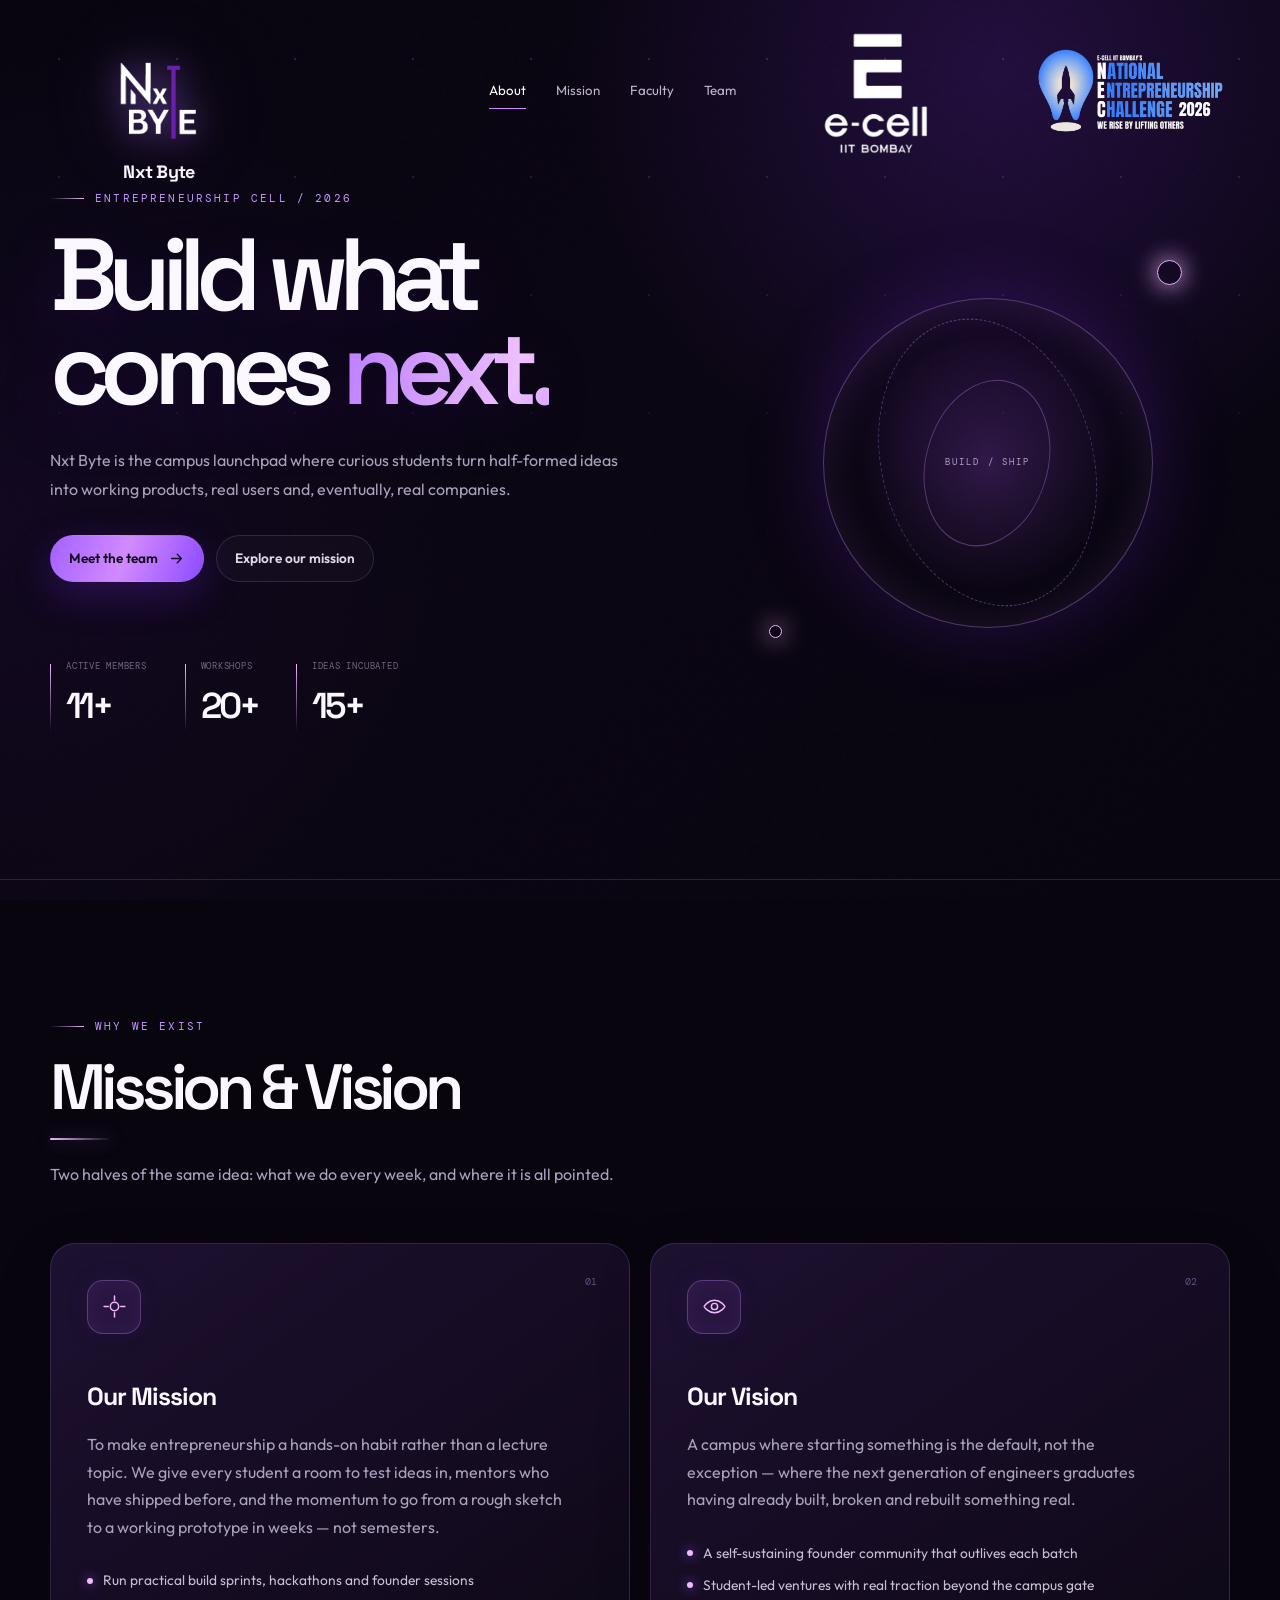
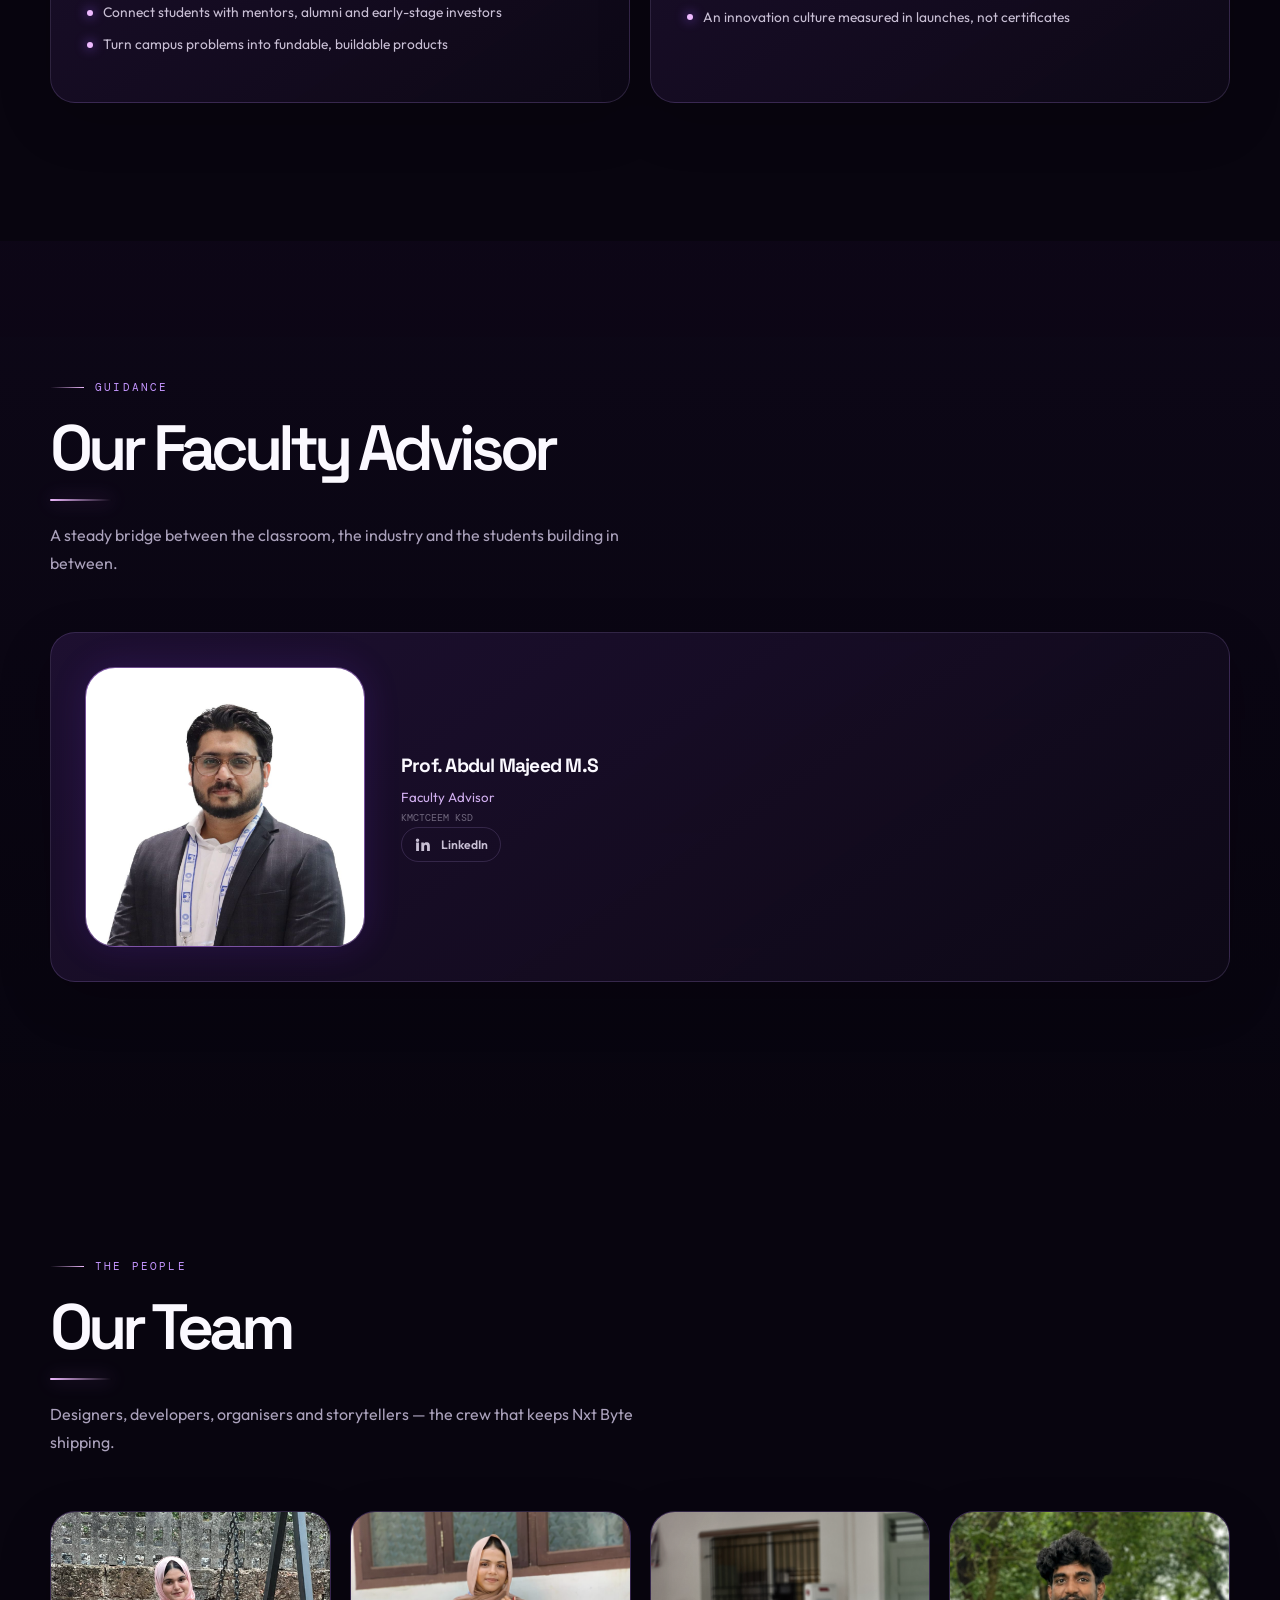
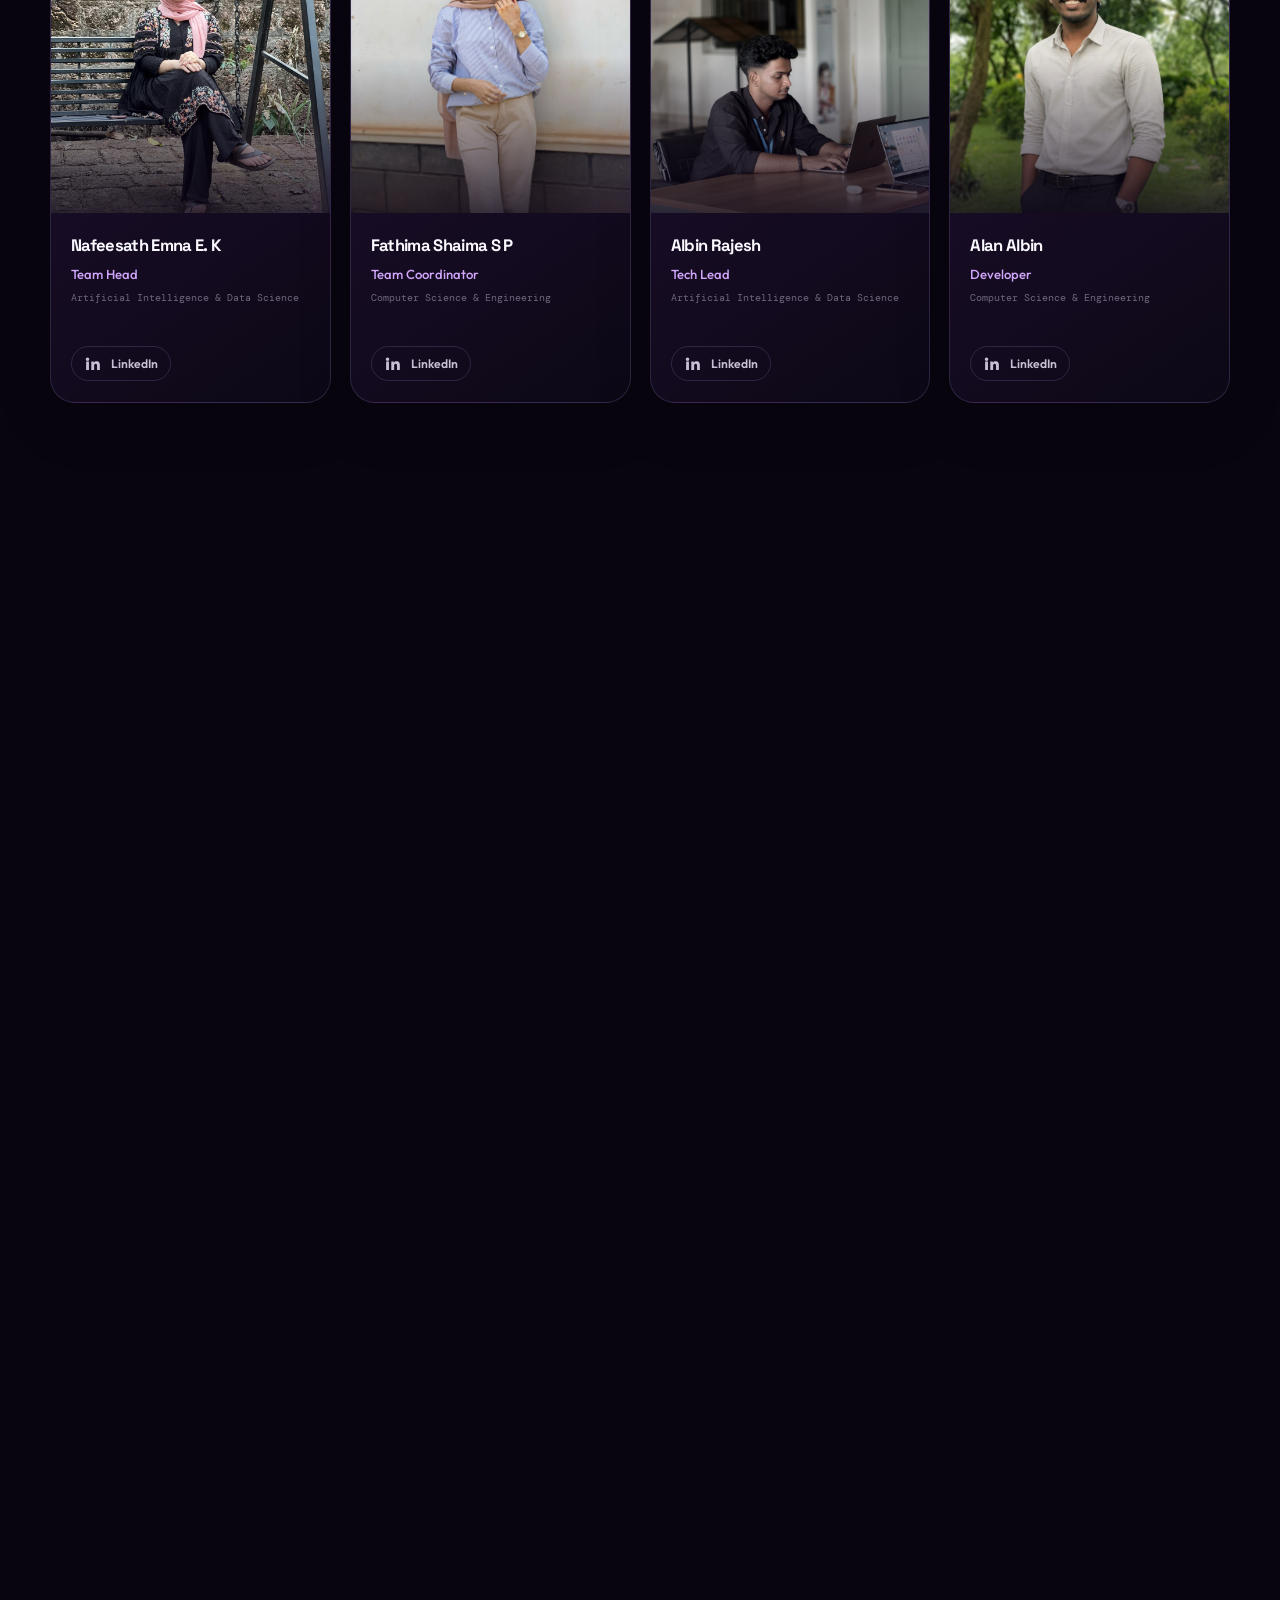
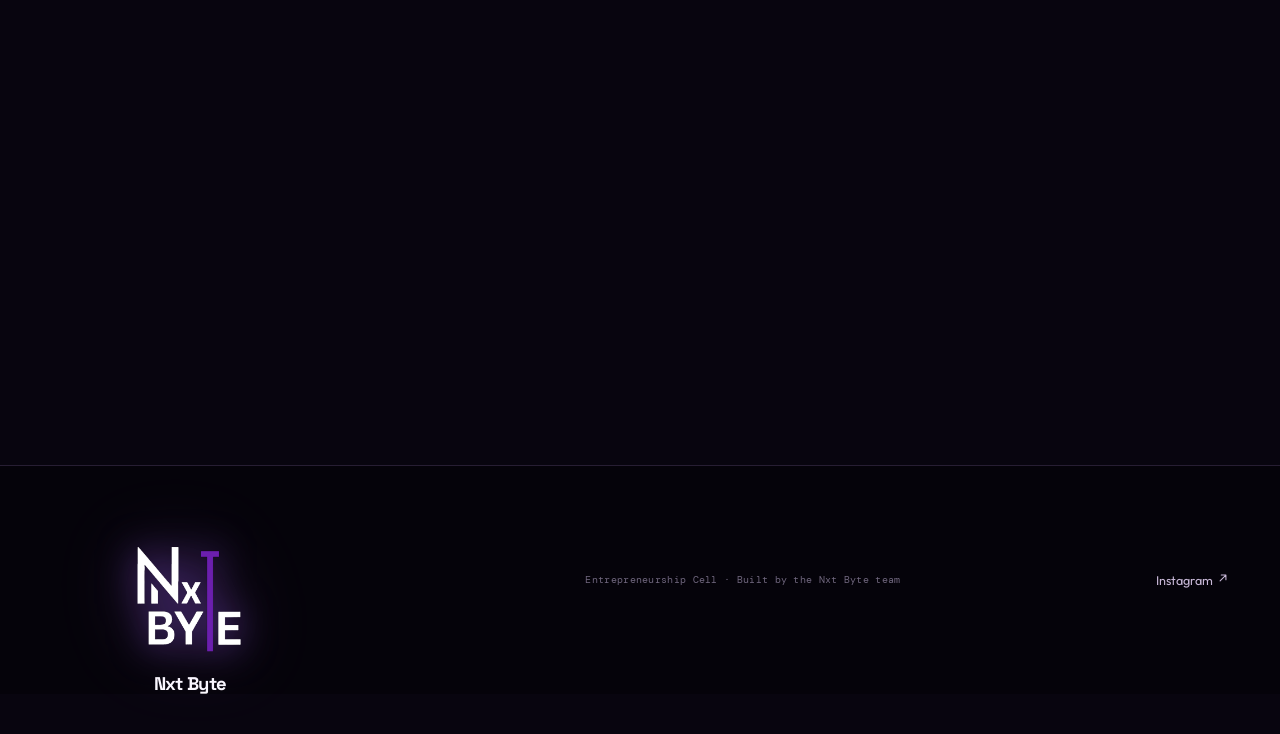
<file: index.html>
<!doctype html>
<html lang="en">
<head>
  <meta charset="UTF-8" />
  <meta name="viewport" content="width=device-width, initial-scale=1.0" />
  <meta name="theme-color" content="#08050f" />
  <title>Nxt Byte — Entrepreneurship Cell</title>
  <meta name="description" content="Nxt Byte is the Entrepreneurship Cell building the next generation of student founders." />
  <link rel="stylesheet" href="styles.css" />
</head>
<body>
  <a class="skip-link" href="#about">Skip to content</a>
  <div class="scroll-progress" aria-hidden="true"></div>

  <header class="site-header" id="siteHeader">
    <div class="shell header-inner">
      <a class="brand" href="#top" aria-label="Nxt Byte — home">
        <!-- TOP-LEFT LOGO: replace images/your-logo.png with your Nxt Byte logo. -->
        <span class="logo-slot logo-slot--main">
          <img onerror="this.classList.add('is-missing')" src="images/nxtbyt.png" alt="Nxt Byte logo" />
          
          <span class="logo-fallback">NXT</span>
        </span>
        <span class="brand-name">Nxt&nbsp;Byte</span>
      </a>

      <nav class="nav-links header-center" id="primaryNav" aria-label="Primary navigation">
        <a href="#about">About</a>
        <a href="#mission">Mission</a>
        <a href="#faculty">Faculty</a>
        <a href="#team">Team</a>
      </nav>

      <div class="header-logos" aria-label="Partner logos">
        <!-- TOP-RIGHT LOGO 1: replace images/partner-logo-1.png with your first logo. -->
        <span class="logo-slot logo-slot--ecell">
          <img onerror="this.classList.add('is-missing')" src="images/ecell.jpg.png" alt="E-Cell logo" />
          <span class="logo-fallback">LOGO 01</span>
        </span>
        <!-- TOP-RIGHT LOGO 2: replace images/partner-logo-2.png with your second logo. -->
        <span class="logo-slot logo-slot--nec">
          <img onerror="this.classList.add('is-missing')" src="images/NECLOGO.png" alt="National Entrepreneurship Challenge logo" />
          <span class="logo-fallback">LOGO 02</span>
        </span>
      </div>

      <button class="menu-toggle" type="button" aria-expanded="false" aria-controls="primaryNav" aria-label="Open menu"><span></span></button>
    </div>
  </header>

  <main id="top">
    <section class="hero" id="about">
      <div class="hero-layout shell">
        <div class="hero-copy-block">
          <p class="eyebrow reveal">Entrepreneurship Cell / 2026</p>
          <h1 class="hero-title reveal" data-delay="1">Build what<br />comes <span class="grad">next.</span></h1>
          <p class="hero-copy reveal" data-delay="2">Nxt Byte is the campus launchpad where curious students turn half-formed ideas into working products, real users and, eventually, real companies.</p>
          <div class="hero-actions reveal" data-delay="3">
            <a class="btn btn-primary" href="#team">Meet the team <svg class="icon-arrow" viewBox="0 0 24 24" aria-hidden="true"><path d="M5 12h14M13 6l6 6-6 6" /></svg></a>
            <a class="btn btn-ghost" href="#mission">Explore our mission</a>
          </div>
          <dl class="hero-stats reveal" data-delay="4">
            <div class="stat"><dt>Active members</dt><dd data-count="11">11+</dd></div>
            <div class="stat"><dt>Workshops</dt><dd data-count="20">20+</dd></div>
            <div class="stat"><dt>Ideas incubated</dt><dd data-count="15">15+</dd></div>
          </dl>
        </div>
        <div class="hero-art reveal" data-delay="2" aria-hidden="true">
          <div class="art-core"><span class="art-label">BUILD / SHIP</span></div>
          <span class="art-orbit"></span><span class="art-orbit art-orbit--two"></span>
        </div>
      </div>
    </section>

    <section class="section" id="mission">
      <div class="shell">
        <header class="section-head reveal"><p class="eyebrow">Why we exist</p><h2 class="section-title">Mission &amp; Vision</h2><p class="section-sub">Two halves of the same idea: what we do every week, and where it is all pointed.</p></header>
        <div class="mv-grid">
          <article class="card mv-card reveal"><span class="card-index">01</span><div class="mv-icon" aria-hidden="true"><svg viewBox="0 0 24 24"><path d="M12 2v4M12 18v4M2 12h4M18 12h4"/><circle cx="12" cy="12" r="4"/></svg></div><h3>Our Mission</h3><p>To make entrepreneurship a hands-on habit rather than a lecture topic. We give every student a room to test ideas in, mentors who have shipped before, and the momentum to go from a rough sketch to a working prototype in weeks — not semesters.</p><ul class="mv-list"><li>Run practical build sprints, hackathons and founder sessions</li><li>Connect students with mentors, alumni and early-stage investors</li><li>Turn campus problems into fundable, buildable products</li></ul></article>
          <article class="card mv-card reveal" data-delay="1"><span class="card-index">02</span><div class="mv-icon" aria-hidden="true"><svg viewBox="0 0 24 24"><path d="M2 12s3.5-6 10-6 10 6 10 6-3.5 6-10 6-10-6-10-6Z"/><circle cx="12" cy="12" r="3"/></svg></div><h3>Our Vision</h3><p>A campus where starting something is the default, not the exception — where the next generation of engineers graduates having already built, broken and rebuilt something real.</p><ul class="mv-list"><li>A self-sustaining founder community that outlives each batch</li><li>Student-led ventures with real traction beyond the campus gate</li><li>An innovation culture measured in launches, not certificates</li></ul></article>
        </div>
      </div>
    </section>

    <section class="section section-alt" id="faculty">
      <div class="shell">
        <header class="section-head reveal"><p class="eyebrow">Guidance</p><h2 class="section-title">Our Faculty Advisor</h2><p class="section-sub">A steady bridge between the classroom, the industry and the students building in between.</p></header>
        <div class="faculty-grid">
          <article class="card faculty-card reveal">
            <!-- FACULTY PHOTO: replace images/faculty-advisor.jpg with the advisor's photo. -->
            <div class="faculty-avatar"><img class="faculty-photo" src="images/mujeeb.jpg.jpeg" alt="Photo of Prof. Abdul Majeed M.S" loading="lazy" /><span class="faculty-placeholder">PHOTO</span></div>
            <div><h3 class="faculty-name">Prof. Abdul Majeed M.S</h3><p class="faculty-role">Faculty Advisor</p><p class="faculty-dept">KMCTCEEM KSD</p><a class="btn btn-linkedin" href="https://www.linkedin.com/in/mujeebpatla/" target="_blank" rel="noopener noreferrer" aria-label="Prof. Abdul Majeed M.S on LinkedIn"><svg class="icon-in" viewBox="0 0 24 24" aria-hidden="true"><path d="M4.98 3.5a2.5 2.5 0 1 1 0 5 2.5 2.5 0 0 1 0-5ZM3 9h4v12H3V9Zm7 0h3.8v1.7h.05c.53-.95 1.83-1.95 3.77-1.95 4.03 0 4.78 2.5 4.78 5.75V21h-4v-5.6c0-1.34-.03-3.06-1.9-3.06-1.9 0-2.2 1.45-2.2 2.96V21h-4V9Z"/></svg><span>LinkedIn</span></a></div>
          </article>
        </div>
      </div>
    </section>

    <section class="section" id="team">
      <div class="shell">
        <header class="section-head reveal"><p class="eyebrow">The people</p><h2 class="section-title">Our Team</h2><p class="section-sub">Designers, developers, organisers and storytellers — the crew that keeps Nxt Byte shipping.</p></header>
        <div class="team-grid">
          <article class="card member-card reveal"><div class="member-photo"><img onerror="this.classList.add('is-missing')" src="images/emna.jpg.jpeg" alt="Nafeesath Emna E. K" loading="lazy" /></div><div class="member-body"><h3 class="member-name">Nafeesath Emna E. K</h3><p class="member-role">Team Head</p><p class="member-dept">Artificial Intelligence &amp; Data Science</p><a class="btn btn-linkedin" href="https://www.linkedin.com/in/fathimath-noora-a-42670635a" target="_blank" rel="noopener noreferrer" aria-label="Fathimath Noora A on LinkedIn"><svg class="icon-in" viewBox="0 0 24 24" aria-hidden="true"><path d="M4.98 3.5a2.5 2.5 0 1 1 0 5 2.5 2.5 0 0 1 0-5ZM3 9h4v12H3V9Zm7 0h3.8v1.7h.05c.53-.95 1.83-1.95 3.77-1.95 4.03 0 4.78 2.5 4.78 5.75V21h-4v-5.6c0-1.34-.03-3.06-1.9-3.06-1.9 0-2.2 1.45-2.2 2.96V21h-4V9Z"/></svg><span>LinkedIn</span></a></div></article>
          <article class="card member-card reveal" data-delay="1"><div class="member-photo"><img onerror="this.classList.add('is-missing')" src="images/shaima.jpg.jpeg" alt="Fathima Shaima S P" loading="lazy" /></div><div class="member-body"><h3 class="member-name">Fathima Shaima S P</h3><p class="member-role">Team Coordinator</p><p class="member-dept">Computer Science &amp; Engineering</p><a class="btn btn-linkedin" href="https://www.linkedin.com/in/fathima-shaima-4596a839/" target="_blank" rel="noopener noreferrer" aria-label="Fathima Shaima on LinkedIn"><svg class="icon-in" viewBox="0 0 24 24" aria-hidden="true"><path d="M4.98 3.5a2.5 2.5 0 1 1 0 5 2.5 2.5 0 0 1 0-5ZM3 9h4v12H3V9Zm7 0h3.8v1.7h.05c.53-.95 1.83-1.95 3.77-1.95 4.03 0 4.78 2.5 4.78 5.75V21h-4v-5.6c0-1.34-.03-3.06-1.9-3.06-1.9 0-2.2 1.45-2.2 2.96V21h-4V9Z"/></svg><span>LinkedIn</span></a></div></article>
          <article class="card member-card reveal" data-delay="2"><div class="member-photo"><img onerror="this.classList.add('is-missing')" src="images/albin.jpg.jpeg" alt="Albin Rajesh" loading="lazy" /></div><div class="member-body"><h3 class="member-name">Albin Rajesh</h3><p class="member-role">Tech Lead</p><p class="member-dept">Artificial Intelligence &amp; Data Science</p><a class="btn btn-linkedin" href="https://www.linkedin.com/in/albin-rajesh-44682739b/" target="_blank" rel="noopener noreferrer" aria-label="Albin Rajesh on LinkedIn"><svg class="icon-in" viewBox="0 0 24 24" aria-hidden="true"><path d="M4.98 3.5a2.5 2.5 0 1 1 0 5 2.5 2.5 0 0 1 0-5ZM3 9h4v12H3V9Zm7 0h3.8v1.7h.05c.53-.95 1.83-1.95 3.77-1.95 4.03 0 4.78 2.5 4.78 5.75V21h-4v-5.6c0-1.34-.03-3.06-1.9-3.06-1.9 0-2.2 1.45-2.2 2.96V21h-4V9Z"/></svg><span>LinkedIn</span></a></div></article>
          <article class="card member-card reveal" data-delay="3"><div class="member-photo"><img onerror="this.classList.add('is-missing')" src="images/alan.jpg.png" alt="Alan Albin" loading="lazy" /></div><div class="member-body"><h3 class="member-name">Alan Albin</h3><p class="member-role">Developer</p><p class="member-dept">Computer Science &amp; Engineering</p><a class="btn btn-linkedin" href="https://www.linkedin.com/in/alan-albin-909113316/" target="_blank" rel="noopener noreferrer" aria-label="Alan Albin on LinkedIn"><svg class="icon-in" viewBox="0 0 24 24" aria-hidden="true"><path d="M4.98 3.5a2.5 2.5 0 1 1 0 5 2.5 2.5 0 0 1 0-5ZM3 9h4v12H3V9Zm7 0h3.8v1.7h.05c.53-.95 1.83-1.95 3.77-1.95 4.03 0 4.78 2.5 4.78 5.75V21h-4v-5.6c0-1.34-.03-3.06-1.9-3.06-1.9 0-2.2 1.45-2.2 2.96V21h-4V9Z"/></svg><span>LinkedIn</span></a></div></article>
          <article class="card member-card reveal"><div class="member-photo"><img onerror="this.classList.add('is-missing')" src="images/hijas.jpg.jpeg" alt="Hijas Aboobacker" loading="lazy" /></div><div class="member-body"><h3 class="member-name">Hijas Aboobacker</h3><p class="member-role">Developer</p><p class="member-dept">Computer Science &amp; Engineering</p><a class="btn btn-linkedin" href="https://www.linkedin.com/in/hijaz-aboobacker-94877b4287/" target="_blank" rel="noopener noreferrer" aria-label="Hijas Aboobacker on LinkedIn"><svg class="icon-in" viewBox="0 0 24 24" aria-hidden="true"><path d="M4.98 3.5a2.5 2.5 0 1 1 0 5 2.5 2.5 0 0 1 0-5ZM3 9h4v12H3V9Zm7 0h3.8v1.7h.05c.53-.95 1.83-1.95 3.77-1.95 4.03 0 4.78 2.5 4.78 5.75V21h-4v-5.6c0-1.34-.03-3.06-1.9-3.06-1.9 0-2.2 1.45-2.2 2.96V21h-4V9Z"/></svg><span>LinkedIn</span></a></div></article>
          <article class="card member-card reveal" data-delay="1"><div class="member-photo"><img onerror="this.classList.add('is-missing')" src="images/shuhaib.jpg.jpeg" alt="Shuhaib Muhammed" loading="lazy" /></div><div class="member-body"><h3 class="member-name">Shuhaib Muhammed</h3><p class="member-role">Developer</p><p class="member-dept">Computer Science &amp; Engineering</p><a class="btn btn-linkedin" href="https://www.linkedin.com/in/shuhaib-muhammed-8710b4397/" target="_blank" rel="noopener noreferrer" aria-label="Shuhaib Muhammed on LinkedIn"><svg class="icon-in" viewBox="0 0 24 24" aria-hidden="true"><path d="M4.98 3.5a2.5 2.5 0 1 1 0 5 2.5 2.5 0 0 1 0-5ZM3 9h4v12H3V9Zm7 0h3.8v1.7h.05c.53-.95 1.83-1.95 3.77-1.95 4.03 0 4.78 2.5 4.78 5.75V21h-4v-5.6c0-1.34-.03-3.06-1.9-3.06-1.9 0-2.2 1.45-2.2 2.96V21h-4V9Z"/></svg><span>LinkedIn</span></a><div></article>
          <article class="card member-card reveal" data-delay="2"><div class="member-photo"><img onerror="this.classList.add('is-missing')" src="images/naheeda.jpg.jpeg" alt="Ayshath Naheeda A" loading="lazy" /></div><div class="member-body"><h3 class="member-name">Ayshath Naheeda A</h3><p class="member-role">Marketing Lead</p><p class="member-dept">Artificial Intelligence &amp; Data Science</p><a class="btn btn-linkedin" href="https://www.linkedin.com/in/ayshath-naheeda-a-486807394/" target="_blank" rel="noopener noreferrer" aria-label="Ayshath Naheeda A on LinkedIn"><svg class="icon-in" viewBox="0 0 24 24" aria-hidden="true"><path d="M4.98 3.5a2.5 2.5 0 1 1 0 5 2.5 2.5 0 0 1 0-5ZM3 9h4v12H3V9Zm7 0h3.8v1.7h.05c.53-.95 1.83-1.95 3.77-1.95 4.03 0 4.78 2.5 4.78 5.75V21h-4v-5.6c0-1.34-.03-3.06-1.9-3.06-1.9 0-2.2 1.45-2.2 2.96V21h-4V9Z"/></svg><span>LinkedIn</span></a></div></article>
          <article class="card member-card reveal" data-delay="3"><div class="member-photo"><img onerror="this.classList.add('is-missing')" src="images/raheesa.jpg.jpeg" alt="Nabeesath Raheesa A" loading="lazy" /></div><div class="member-body"><h3 class="member-name">Nabeesath Raheesa A</h3><p class="member-role">Marketing Lead</p><p class="member-dept">Computer Science &amp; Engineering</p><a class="btn btn-linkedin" href="https://www.linkedin.com/in/nabeesath-raheesa-25226033a/" target="_blank" rel="noopener noreferrer" aria-label="Nabeesath Raheesa A on LinkedIn"><svg class="icon-in" viewBox="0 0 24 24" aria-hidden="true"><path d="M4.98 3.5a2.5 2.5 0 1 1 0 5 2.5 2.5 0 0 1 0-5ZM3 9h4v12H3V9Zm7 0h3.8v1.7h.05c.53-.95 1.83-1.95 3.77-1.95 4.03 0 4.78 2.5 4.78 5.75V21h-4v-5.6c0-1.34-.03-3.06-1.9-3.06-1.9 0-2.2 1.45-2.2 2.96V21h-4V9Z"/></svg><span>LinkedIn</span></a></div></article>
          <article class="card member-card reveal"><div class="member-photo"><img onerror="this.classList.add('is-missing')" src="images/noora.jpg.jpeg" alt="Fathimath Noora A" loading="lazy" /></div><div class="member-body"><h3 class="member-name">Fathimath Noora A</h3><p class="member-role">Media Lead</p><p class="member-dept">Computer Science &amp; Engineering</p><a class="btn btn-linkedin" href="https://www.linkedin.com/in/fathimath-noora-a-42670635a/" target="_blank" rel="noopener noreferrer" aria-label="Fathimath Noora A on LinkedIn"><svg class="icon-in" viewBox="0 0 24 24" aria-hidden="true"><path d="M4.98 3.5a2.5 2.5 0 1 1 0 5 2.5 2.5 0 0 1 0-5ZM3 9h4v12H3V9Zm7 0h3.8v1.7h.05c.53-.95 1.83-1.95 3.77-1.95 4.03 0 4.78 2.5 4.78 5.75V21h-4v-5.6c0-1.34-.03-3.06-1.9-3.06-1.9 0-2.2 1.45-2.2 2.96V21h-4V9Z"/></svg><span>LinkedIn</span></a></div></article>
          <article class="card member-card reveal" data-delay="1"><div class="member-photo"><img onerror="this.classList.add('is-missing')" src="images/vishnulal.jpg.jpeg" alt="Vishnulal Vijayan V" loading="lazy" /></div><div class="member-body"><h3 class="member-name">Vishnulal Vijayan V</h3><p class="member-role">Media Lead</p><p class="member-dept">Computer Science &amp; Engineering</p><a class="btn btn-linkedin" href="https://www.linkedin.com/in/vishnulal-vijayan-751179316/" target="_blank" rel="noopener noreferrer" aria-label="Vishnulal Vijayan V on LinkedIn"><svg class="icon-in" viewBox="0 0 24 24" aria-hidden="true"><path d="M4.98 3.5a2.5 2.5 0 1 1 0 5 2.5 2.5 0 0 1 0-5ZM3 9h4v12H3V9Zm7 0h3.8v1.7h.05c.53-.95 1.83-1.95 3.77-1.95 4.03 0 4.78 2.5 4.78 5.75V21h-4v-5.6c0-1.34-.03-3.06-1.9-3.06-1.9 0-2.2 1.45-2.2 2.96V21h-4V9Z"/></svg><span>LinkedIn</span></a></div></article>
          <article class="card member-card reveal" data-delay="2"><div class="member-photo"><img onerror="this.classList.add('is-missing')" src="images/jaseela.jpg.jpeg" alt="Fathimath Jaseela A" loading="lazy" /></div><div class="member-body"><h3 class="member-name">Fathimath Jaseela A</h3><p class="member-role">Event Lead</p><p class="member-dept">Artificial Intelligence &amp; Data Science</p><a class="btn btn-linkedin" href="https://www.linkedin.com/in/fathimath-jaseela-a-463801394/" target="_blank" rel="noopener noreferrer" aria-label="Fathimath Jaseela A on LinkedIn"><svg class="icon-in" viewBox="0 0 24 24" aria-hidden="true"><path d="M4.98 3.5a2.5 2.5 0 1 1 0 5 2.5 2.5 0 0 1 0-5ZM3 9h4v12H3V9Zm7 0h3.8v1.7h.05c.53-.95 1.83-1.95 3.77-1.95 4.03 0 4.78 2.5 4.78 5.75V21h-4v-5.6c0-1.34-.03-3.06-1.9-3.06-1.9 0-2.2 1.45-2.2 2.96V21h-4V9Z"/></svg><span>LinkedIn</span></a></div></article>
          <article class="card member-card reveal" data-delay="3"><div class="member-photo"><img src="images/sana.jpg" alt="Sulaika Sana J M" loading="lazy" decoding="async" /></div><div class="member-body"><h3 class="member-name">Sulaika Sana J M</h3><p class="member-role">Documentation Head</p><p class="member-dept">Computer Science &amp; Engineering</p><a class="btn btn-linkedin" href="https://www.linkedin.com/in/sulaika-sana-j-m-9b623a390/" target="_blank" rel="noopener noreferrer" aria-label="Sulaika Sana J M on LinkedIn"><svg class="icon-in" viewBox="0 0 24 24" aria-hidden="true"><path d="M4.98 3.5a2.5 2.5 0 1 1 0 5 2.5 2.5 0 0 1 0-5ZM3 9h4v12H3V9Zm7 0h3.8v1.7h.05c.53-.95 1.83-1.95 3.77-1.95 4.03 0 4.78 2.5 4.78 5.75V21h-4v-5.6c0-1.34-.03-3.06-1.9-3.06-1.9 0-2.2 1.45-2.2 2.96V21h-4V9Z"/></svg><span>LinkedIn</span></a></div></article>
        </div>
      </div>
    </section>

    <section class="section">
      <div class="shell"><div class="card cta-card reveal"><div><h2 class="cta-title">Got an idea worth building?</h2><p class="cta-copy">Bring it to Nxt Byte. We will help you shape it, prototype it and put it in front of real users.</p></div><a class="btn btn-primary" href="https://instagram.com" target="_blank" rel="noopener noreferrer">Talk to us <svg class="icon-external" viewBox="0 0 24 24" aria-hidden="true"><path d="M7 17 17 7M9 7h8v8" /></svg></a></div></div>
    </section>
  </main>

  <footer class="site-footer"><div class="shell footer-inner"><a class="brand footer-brand" href="#top" aria-label="Nxt Byte — back to top"><!-- BOTTOM LOGO: replace images/nxtbyt.png if needed. --><span class="footer-logo"><img src="images/nxtbyt.png" alt="Nxt Byte logo" /></span><span class="brand-name">Nxt&nbsp;Byte</span></a><p class="footer-note">Entrepreneurship Cell · Built by the Nxt Byte team</p><a class="footer-link" href="https://instagram.com" target="_blank" rel="noopener noreferrer">Instagram <svg class="icon-external" viewBox="0 0 24 24" aria-hidden="true"><path d="M7 17 17 7M9 7h8v8" /></svg></a></div></footer>
  <script src="script.js" defer></script>
</body>
</html>
</file>
<file: styles.css>
@import url('https://fonts.googleapis.com/css2?family=DM+Mono:wght@400;500&family=Outfit:wght@300;400;500;600;700;800&family=Space+Grotesk:wght@500;600;700&display=swap');

:root {
  --bg: #08050f;
  --bg-deep: #05030a;
  --surface: rgba(24, 14, 40, .74);
  --surface-solid: #130b20;
  --text: #fbf9ff;
  --muted: #aaa1bb;
  --faint: #70677e;
  --purple: #9b5cff;
  --purple-deep: #6d2ee8;
  --violet: #d187ff;
  --pink: #efbaff;
  --line: rgba(203, 166, 255, .17);
  --line-bright: rgba(203, 166, 255, .38);
  --shadow: 0 30px 90px rgba(0, 0, 0, .4);
  --ease: cubic-bezier(.23, 1, .32, 1);
}

* { box-sizing: border-box; }
html { scroll-behavior: smooth; }
body {
  margin: 0;
  color: var(--text);
  background: var(--bg);
  font-family: 'Outfit', sans-serif;
  line-height: 1.6;
  overflow-x: hidden;
}
body::before {
  position: fixed;
  inset: 0;
  z-index: -2;
  content: '';
  background:
    radial-gradient(circle at 78% 8%, rgba(116, 44, 220, .22), transparent 27rem),
    radial-gradient(circle at 0% 58%, rgba(66, 24, 123, .14), transparent 30rem),
    linear-gradient(135deg, #08050f 0%, #0b0612 48%, #08050f 100%);
}
body::after {
  position: fixed;
  inset: 0;
  z-index: -1;
  pointer-events: none;
  content: '';
  opacity: .18;
  background-image: url("data:image/svg+xml,%3Csvg viewBox='0 0 180 180' xmlns='http://www.w3.org/2000/svg'%3E%3Cfilter id='n'%3E%3CfeTurbulence type='fractalNoise' baseFrequency='.85' numOctaves='4' stitchTiles='stitch'/%3E%3C/filter%3E%3Crect width='100%25' height='100%25' filter='url(%23n)' opacity='.35'/%3E%3C/svg%3E");
  mix-blend-mode: soft-light;
}
::selection { color: #0a0513; background: var(--pink); }
a { color: inherit; text-decoration: none; }
button { font: inherit; }
.shell { width: min(1180px, calc(100% - 48px)); margin: 0 auto; }
.skip-link { position: fixed; top: 16px; left: 16px; z-index: 100; padding: 10px 15px; border-radius: 10px; color: #0d0717; background: var(--pink); transform: translateY(-150%); transition: transform .2s var(--ease); }
.skip-link:focus { transform: translateY(0); }

/* Header: edit the three src values in index.html to insert your logos. */
.site-header { position: fixed; top: 0; left: 0; z-index: 50; width: 100%; border-bottom: 1px solid transparent; transition: background .35s ease, border-color .35s ease, box-shadow .35s ease; }
.site-header.scrolled { background: transparent; border-color: transparent; box-shadow: none; backdrop-filter: none; }
.header-inner { display: grid; grid-template-columns: 1fr auto 1fr; align-items: center; min-height: 154px; gap: 32px; }
.brand { display: inline-flex; align-items: center; flex-direction: column; gap: 5px; width: max-content; font-family: 'Space Grotesk', sans-serif; font-size: 1.12rem; font-weight: 700; letter-spacing: -.04em; line-height: 1; text-align: center; }
.brand-name { margin-top: -8px; transition: color .25s ease, text-shadow .25s ease; }
.brand:hover .brand-name { color: var(--violet); text-shadow: 0 0 22px rgba(209,135,255,.6); }
.logo-slot { position: relative; display: grid; place-items: center; width: 46px; height: 46px; overflow: hidden; border: 1px dashed rgba(225,195,255,.55); border-radius: 14px; color: #c7a9dd; background: linear-gradient(145deg, rgba(178,103,255,.14), rgba(255,255,255,.025)); box-shadow: inset 0 0 18px rgba(176,91,255,.13), 0 0 20px rgba(130,49,240,.08); transition: border-color .3s ease, transform .3s var(--ease), box-shadow .3s ease; }
.logo-slot--main { width: 218px; height: 166px; overflow: visible; border: 0; border-radius: 0; background: transparent; box-shadow: none; transform: translateY(-12px); isolation: isolate; }
.logo-slot--main img { padding: 0; background: transparent !important; border: 0 !important; outline: 0 !important; mix-blend-mode: screen; filter: drop-shadow(0 0 16px rgba(155,92,255,.55)) drop-shadow(0 0 34px rgba(209,135,255,.26)); }
.header-logos .logo-slot { display: grid; place-items: center; width: 218px; height: 166px; overflow: visible; border: 0; border-radius: 0; background: transparent; box-shadow: none; transition: opacity .35s ease, visibility .35s ease, transform .35s ease; }
.header-logos .logo-slot:hover { transform: translateY(-3px) scale(1.04); box-shadow: none; }
.header-logos .logo-slot img { display: block; width: 100%; height: 100%; max-width: 100%; max-height: 100%; padding: 0; object-fit: contain; object-position: center; background: transparent !important; border: 0; mix-blend-mode: screen; }
.header-logos .logo-slot--ecell img { width: 78%; height: 78%; }
.header-logos .logo-slot--nec img { width: 100%; height: 100%; }
.header-logos.is-hidden { opacity: 0; visibility: hidden; transform: translateY(-16px); pointer-events: none; }
.site-header .brand { transition: opacity .35s ease, visibility .35s ease, transform .35s ease; }
.site-header .brand.is-hidden { opacity: 0; visibility: hidden; transform: translateY(-16px); pointer-events: none; }
.logo-slot:hover { border-color: var(--pink); transform: translateY(-3px) rotate(-2deg); box-shadow: 0 0 28px rgba(176,91,255,.28); }
.logo-slot img { position: relative; z-index: 1; display: block; width: 100%; height: 100%; padding: 7px; object-fit: contain; background: rgba(8,5,15,.3); }
.logo-slot img.is-missing { display: none; }
.logo-fallback { position: absolute; inset: 0; display: grid; place-items: center; font-family: 'DM Mono', monospace; font-size: .53rem; letter-spacing: .1em; }
.logo-slot img:not(.is-missing) + .logo-fallback { opacity: 0; }
.footer-logo { display: grid; place-items: center; width: 280px; height: 212px; overflow: visible; border: 0; border-radius: 0; background: transparent; box-shadow: none; transform: translateY(-12px); }
.footer-logo img { display: block; width: 100%; height: 100%; object-fit: contain; background: transparent !important; border: 0 !important; outline: 0 !important; mix-blend-mode: screen; filter: drop-shadow(0 0 18px rgba(155,92,255,.55)) drop-shadow(0 0 38px rgba(209,135,255,.24)); }
.footer-brand { align-items: center; gap: 5px; }
.footer-brand .brand-name { margin-top: -8px; font-size: 1.15rem; }
.footer-brand .footer-logo img { padding: 0; }
@media (max-width: 420px) { .logo-slot--main { width: 148px; height: 112px; transform: translateY(-7px); } .footer-logo { width: 184px; height: 140px; transform: translateY(-7px); } .header-logos .logo-slot { width: 140px; height: 108px; } }
.header-logos { display: flex; justify-content: flex-end; gap: clamp(16px, 2vw, 30px); }
.nav-links { display: flex; align-items: center; gap: 30px; color: #c0b6cc; font-size: .83rem; }
.nav-links a { position: relative; padding: 8px 0; transition: color .2s ease; }
.nav-links a::after { position: absolute; right: 0; bottom: 0; left: 0; height: 1px; content: ''; background: var(--violet); transform: scaleX(0); transform-origin: right; transition: transform .3s var(--ease); }
.nav-links a:hover, .nav-links a.active { color: #fff; }
.nav-links a:hover::after, .nav-links a.active::after { transform: scaleX(1); transform-origin: left; }
.menu-toggle { display: none; width: 42px; height: 42px; border: 1px solid var(--line); border-radius: 50%; color: var(--text); background: rgba(255,255,255,.035); cursor: pointer; }
.menu-toggle span, .menu-toggle span::before, .menu-toggle span::after { display: block; width: 15px; height: 1px; margin: auto; background: currentColor; transition: transform .25s ease; }
.menu-toggle span { position: relative; }
.menu-toggle span::before, .menu-toggle span::after { position: absolute; content: ''; }
.menu-toggle span::before { transform: translateY(-5px); }
.menu-toggle span::after { transform: translateY(5px); }
.menu-toggle[aria-expanded='true'] span { background: transparent; }
.menu-toggle[aria-expanded='true'] span::before { transform: rotate(45deg); }
.menu-toggle[aria-expanded='true'] span::after { transform: rotate(-45deg); }

/* Hero */
.scroll-progress { position: fixed; top: 0; left: 0; z-index: 80; width: 100%; height: 3px; background: linear-gradient(90deg, var(--purple-deep), var(--pink)); box-shadow: 0 0 20px var(--purple); transform: scaleX(0); transform-origin: left; }
.hero { position: relative; min-height: 880px; padding: 190px 0 110px; overflow: hidden; border-bottom: 1px solid var(--line); }
.hero::before { position: absolute; inset: 0; content: ''; opacity: .28; background-image: radial-gradient(circle, rgba(217,163,255,.7) 0 1px, transparent 1.5px); background-size: 118px 118px; mask-image: linear-gradient(to bottom, black, transparent 73%); animation: drift 25s linear infinite; }
.hero-layout { position: relative; z-index: 1; display: grid; grid-template-columns: minmax(0, 1.1fr) minmax(280px, .9fr); align-items: center; gap: 8vw; }
.eyebrow { display: flex; align-items: center; gap: 11px; margin: 0 0 21px; color: #c596ff; font-family: 'DM Mono', monospace; font-size: .68rem; letter-spacing: .2em; text-transform: uppercase; }
.eyebrow::before { width: 34px; height: 1px; content: ''; background: linear-gradient(90deg, transparent, var(--pink)); animation: line-pulse 2.8s ease-in-out infinite; }
.hero-title { max-width: 780px; margin: 0; font-family: 'Space Grotesk', sans-serif; font-size: clamp(3.6rem, 8vw, 7.6rem); font-weight: 600; letter-spacing: -.095em; line-height: .91; text-shadow: 0 20px 70px rgba(116,44,220,.2); }
.grad { color: transparent; background: linear-gradient(110deg, #bb7aff, #f3c7ff 48%, #8d4bff); background-size: 180% auto; -webkit-background-clip: text; background-clip: text; animation: gradient-flow 7s ease-in-out infinite; }
.hero-copy { max-width: 590px; margin: 31px 0 0; color: var(--muted); font-size: 1rem; line-height: 1.82; }
.hero-actions { display: flex; flex-wrap: wrap; gap: 12px; margin-top: 31px; }
.btn { position: relative; isolation: isolate; display: inline-flex; align-items: center; justify-content: center; gap: 10px; min-height: 47px; padding: 0 18px; overflow: hidden; border: 1px solid transparent; border-radius: 999px; font-size: .85rem; font-weight: 600; cursor: pointer; transition: transform .18s var(--ease), box-shadow .25s ease, background .25s ease, border-color .25s ease; }
.btn::before { position: absolute; top: -120%; left: -30%; z-index: -1; width: 26%; height: 340%; content: ''; background: linear-gradient(90deg, transparent, rgba(255,255,255,.38), transparent); transform: rotate(22deg) translateX(-260%); transition: transform .7s var(--ease); }
.btn:hover::before { transform: rotate(22deg) translateX(650%); }
.btn:hover { transform: translateY(-3px); }
.btn-primary { color: #12071e; background: linear-gradient(110deg, #a361ff, #d28aff 48%, #8d4bff); box-shadow: 0 13px 38px rgba(121,41,241,.26); }
.btn-primary:hover { box-shadow: 0 18px 46px rgba(121,41,241,.46); }
.btn-ghost { border-color: var(--line); color: #e1d9e9; background: rgba(255,255,255,.025); backdrop-filter: blur(10px); }
.btn-ghost:hover { border-color: var(--line-bright); background: rgba(162,87,255,.12); }
.hero-stats { display: flex; flex-wrap: wrap; gap: 38px; margin: 77px 0 0; }
.stat { position: relative; padding-left: 16px; transition: transform .3s var(--ease); }
.stat:hover { transform: translateY(-5px); }
.stat::before { position: absolute; top: 5px; bottom: 4px; left: 0; width: 1px; content: ''; background: linear-gradient(var(--pink), transparent); }
.stat dt { color: var(--faint); font-family: 'DM Mono', monospace; font-size: .59rem; letter-spacing: .08em; text-transform: uppercase; }
.stat dd { margin: 4px 0 0; font-family: 'Space Grotesk', sans-serif; font-size: 2.25rem; font-weight: 600; letter-spacing: -.08em; }
.hero-art { position: relative; min-height: 460px; }
.art-core { position: absolute; top: 50%; left: 50%; display: grid; place-items: center; width: min(27vw, 330px); height: min(27vw, 330px); border: 1px solid rgba(205,157,255,.35); border-radius: 50%; transform: translate(-50%, -50%); background: radial-gradient(circle, rgba(176,91,255,.22), transparent 58%); box-shadow: 0 0 80px rgba(128,45,241,.24), inset 0 0 45px rgba(209,135,255,.12); animation: core-float 6s ease-in-out infinite; }
.art-core::before, .art-core::after { position: absolute; inset: 12%; content: ''; border: 1px dashed rgba(199,144,255,.35); border-radius: inherit; transform: rotate(34deg) skewX(18deg); }
.art-core::after { inset: 28%; border-style: solid; transform: rotate(-34deg) skewX(-18deg); animation: pulse 3.4s ease-in-out infinite; }
.art-label { position: relative; z-index: 1; color: rgba(237,219,255,.7); font-family: 'DM Mono', monospace; font-size: .58rem; letter-spacing: .22em; }
.art-orbit { position: absolute; top: 6%; right: 10%; width: 25px; height: 25px; border: 1px solid var(--pink); border-radius: 50%; box-shadow: 0 0 24px var(--pink); animation: orbit 8s linear infinite; }
.art-orbit--two { top: auto; right: auto; bottom: 12%; left: 5%; width: 13px; height: 13px; animation-duration: 5s; animation-direction: reverse; }

/* Content sections */
.section { position: relative; padding: 138px 0; }
.section-alt { background: linear-gradient(180deg, rgba(32,15,54,.21), rgba(9,5,16,.12)); }
.section-head { max-width: 680px; margin-bottom: 54px; }
.section-title { position: relative; display: inline-block; margin: 0; font-family: 'Space Grotesk', sans-serif; font-size: clamp(2.4rem, 5vw, 4.35rem); font-weight: 600; letter-spacing: -.08em; line-height: .98; }
.section-title::after { display: block; width: 62px; height: 2px; margin-top: 19px; content: ''; border-radius: 99px; background: linear-gradient(90deg, var(--pink), transparent); box-shadow: 0 0 18px rgba(209,135,255,.45); animation: title-line 3.5s ease-in-out infinite; }
.section-sub { max-width: 590px; margin: 20px 0 0; color: var(--muted); line-height: 1.78; }
.card { position: relative; overflow: hidden; border: 1px solid var(--line); border-radius: 25px; background: linear-gradient(145deg, rgba(36,20,58,.78), rgba(14,9,23,.9)); box-shadow: 0 18px 55px rgba(0,0,0,.16); transition: transform .45s var(--ease), border-color .3s ease, box-shadow .35s ease; }
.card::after { position: absolute; inset: 0; content: ''; pointer-events: none; opacity: 0; background: radial-gradient(circle at var(--mx, 50%) var(--my, 50%), rgba(213,164,255,.16), transparent 35%); transition: opacity .35s ease; }
.card:hover { border-color: rgba(197,145,255,.46); box-shadow: 0 30px 80px rgba(74,26,130,.29); transform: translateY(-8px); }
.card:hover::after { opacity: 1; }
.mv-grid { display: grid; grid-template-columns: repeat(2, minmax(0, 1fr)); gap: 20px; }
.mv-card { min-height: 460px; padding: 36px; }
.card-index { position: absolute; top: 30px; right: 32px; color: rgba(212,172,255,.42); font-family: 'DM Mono', monospace; font-size: .65rem; }
.mv-icon { display: grid; place-items: center; width: 54px; height: 54px; margin-bottom: 43px; border: 1px solid rgba(205,157,255,.3); border-radius: 16px; color: var(--pink); background: rgba(178,103,255,.09); box-shadow: inset 0 0 23px rgba(169,75,255,.08), 0 0 24px rgba(130,49,240,.08); transition: transform .35s var(--ease), box-shadow .35s ease; }
.card:hover .mv-icon { transform: rotate(8deg) scale(1.07); box-shadow: 0 0 28px rgba(176,91,255,.25); }
.mv-icon svg { width: 25px; height: 25px; fill: none; stroke: currentColor; stroke-linecap: round; stroke-linejoin: round; stroke-width: 1.4; }
.mv-card h3, .faculty-name, .member-name { margin: 0; font-family: 'Space Grotesk', sans-serif; letter-spacing: -.04em; }
.mv-card h3 { font-size: 1.55rem; }
.mv-card > p { max-width: 480px; margin: 15px 0 0; color: var(--muted); line-height: 1.72; }
.mv-list { display: grid; gap: 10px; margin: 28px 0 0; padding: 0; list-style: none; }
.mv-list li { display: flex; align-items: flex-start; gap: 10px; color: #c9bfd5; font-size: .86rem; }
.mv-list li::before { flex: 0 0 auto; width: 6px; height: 6px; margin-top: .62em; content: ''; border-radius: 50%; background: var(--pink); box-shadow: 0 0 12px var(--purple); }
.faculty-grid { display: grid; grid-template-columns: minmax(0, 1fr); gap: 20px; }
.faculty-card { display: flex; align-items: center; gap: 36px; min-height: 290px; padding: 34px; }
.faculty-avatar { position: relative; display: grid; flex: 0 0 auto; place-items: center; width: clamp(190px, 25vw, 280px); height: clamp(190px, 25vw, 280px); overflow: hidden; border: 1px solid rgba(210,158,255,.42); border-radius: 30px; color: var(--pink); background: linear-gradient(145deg, #45206d, #140c22); box-shadow: inset 0 0 28px rgba(176,91,255,.24), 0 0 36px rgba(130,49,240,.16); }
.faculty-photo { position: absolute; inset: 0; z-index: 1; display: block; width: 100%; height: 100%; object-fit: cover; }
.faculty-photo.is-missing { display: none; }
.faculty-placeholder { position: relative; z-index: 0; font-family: 'DM Mono', monospace; font-size: .58rem; letter-spacing: .1em; text-transform: uppercase; }
.faculty-name { font-size: 1.2rem; }
.faculty-role { margin: 5px 0 0; color: #d0aeef; font-size: .83rem; }
.faculty-dept { margin: 2px 0 0; color: var(--faint); font-family: 'DM Mono', monospace; font-size: .64rem; }
.team-grid { display: grid; grid-template-columns: repeat(4, minmax(0, 1fr)); gap: 19px; }
.member-photo { position: relative; aspect-ratio: 1 / 1.08; overflow: hidden; background: linear-gradient(145deg, #392054, #120a1d); }
.member-photo::before { position: absolute; inset: 15%; z-index: 0; content: ''; border: 1px solid rgba(213,164,255,.17); border-radius: 50%; box-shadow: 0 0 60px rgba(157,74,255,.22); animation: pulse 4.5s ease-in-out infinite; }
.member-photo::after { position: absolute; inset: 0; z-index: 2; content: ''; pointer-events: none; background: linear-gradient(115deg, transparent 20%, rgba(224,177,255,.11) 48%, transparent 72%), linear-gradient(180deg, transparent 48%, rgba(13,6,22,.82)); background-size: 230% 100%, 100% 100%; background-position: 130% 0, 0 0; animation: shimmer 8s ease-in-out infinite; }
.member-photo img { position: relative; z-index: 1; display: block; width: 100%; height: 100%; object-fit: cover; filter: saturate(.77) contrast(1.06); transition: transform .7s var(--ease), filter .45s ease; }
  .member-card:hover .member-photo img { filter: saturate(1) contrast(1.06); transform: scale(1.08); }
.member-photo img.is-missing { display: none; }
.member-photo.image-missing::before { inset: 20%; border-color: rgba(213,164,255,.3); }
.member-photo.image-missing { background: radial-gradient(circle at 50% 38%, rgba(209,135,255,.25), transparent 30%), linear-gradient(145deg, #392054, #120a1d); }
.member-photo.image-missing::after { background: linear-gradient(180deg, transparent 35%, rgba(13,6,22,.82)); }
.member-body { padding: 20px 20px 21px; }
.member-name { font-size: 1.04rem; }
.member-role { margin: 5px 0 0; color: #d0a5fa; font-size: .82rem; font-weight: 500; }
.member-dept { min-height: 39px; margin: 5px 0 17px; color: var(--faint); font-family: 'DM Mono', monospace; font-size: .62rem; line-height: 1.55; }
.btn-linkedin { min-height: 35px; padding: 0 12px; border-color: var(--line); color: #c8bfd4; font-size: .76rem; }
.btn-linkedin:hover { border-color: rgba(185,120,255,.56); color: #fff; background: rgba(161,91,255,.14); }
.icon { width: 17px; height: 17px; fill: none; stroke: currentColor; stroke-linecap: round; stroke-linejoin: round; stroke-width: 1.8; }
.cta-card { display: flex; align-items: center; justify-content: space-between; gap: 30px; padding: 50px; background: radial-gradient(circle at 83% 22%, rgba(186,98,255,.28), transparent 23%), linear-gradient(115deg, rgba(42,19,70,.9), rgba(15,8,27,.95)); }
.cta-title { margin: 0; font-family: 'Space Grotesk', sans-serif; font-size: clamp(1.9rem, 4vw, 3.4rem); letter-spacing: -.07em; line-height: 1.02; }
.cta-copy { max-width: 570px; margin: 16px 0 0; color: var(--muted); line-height: 1.7; }
.site-footer { border-top: 1px solid var(--line); background: rgba(5,3,9,.55); }
.footer-inner { display: flex; align-items: center; justify-content: space-between; gap: 24px; min-height: 108px; }
.footer-note { margin: 0; color: var(--faint); font-family: 'DM Mono', monospace; font-size: .63rem; letter-spacing: .03em; }
.footer-link { color: #c8b8d7; font-size: .79rem; transition: color .2s ease; }
.footer-link:hover { color: var(--pink); }

.reveal { opacity: 0; filter: blur(8px); transform: translateY(26px) scale(.985); transition: opacity .8s var(--ease), filter .8s ease, transform .8s var(--ease); transition-delay: calc(var(--delay, 0) * 90ms); }
.reveal.is-visible { opacity: 1; filter: blur(0); transform: translateY(0) scale(1); }
[data-delay='1'] { --delay: 1; } [data-delay='2'] { --delay: 2; } [data-delay='3'] { --delay: 3; } [data-delay='4'] { --delay: 4; }
@keyframes drift { to { transform: translate3d(-58px, 58px, 0); } }
@keyframes gradient-flow { 0%, 100% { background-position: 0% 50%; } 50% { background-position: 100% 50%; } }
@keyframes line-pulse { 0%, 100% { opacity: .45; transform: scaleX(.72); transform-origin: left; } 50% { opacity: 1; transform: scaleX(1); transform-origin: left; } }
@keyframes title-line { 0%, 100% { opacity: .55; transform: scaleX(.72); } 50% { opacity: 1; transform: scaleX(1.25); } }
@keyframes pulse { 0%, 100% { opacity: .4; transform: scale(.92); } 50% { opacity: 1; transform: scale(1.04); } }
@keyframes core-float { 0%, 100% { transform: translate(-50%, -50%) rotate(-4deg); } 50% { transform: translate(-50%, calc(-50% - 13px)) rotate(4deg); } }
@keyframes orbit { to { transform: rotate(360deg) translateX(145px) rotate(-360deg); } }
@keyframes shimmer { 0%, 62%, 100% { background-position: 130% 0, 0 0; } 78% { background-position: -35% 0, 0 0; } }

@media (max-width: 960px) {
  .header-inner { grid-template-columns: 1fr auto; }
  .header-center { order: 3; grid-column: 1 / -1; justify-self: center; }
  .header-logos { display: none; }
  .hero-layout { grid-template-columns: 1fr; }
  .hero-art { position: absolute; top: 20%; right: -10%; width: 45vw; min-height: 350px; opacity: .55; }
  .hero-copy, .hero-actions, .hero-stats { position: relative; z-index: 2; }
  .team-grid { grid-template-columns: repeat(3, minmax(0, 1fr)); }
}
@media (max-width: 760px) {
  .shell { width: min(100% - 34px, 580px); }
  .header-inner { min-height: 116px; }
  .header-center { display: block; }
  .menu-toggle { display: block; }
  .nav-links { position: absolute; top: 70px; right: 17px; left: 17px; display: grid; gap: 2px; padding: 10px; border: 1px solid var(--line-bright); border-radius: 18px; opacity: 0; visibility: hidden; background: rgba(17,9,28,.96); box-shadow: var(--shadow); backdrop-filter: blur(20px); transform: translateY(-10px); transition: opacity .22s var(--ease), visibility .22s, transform .22s var(--ease); }
  .nav-links.open { opacity: 1; visibility: visible; transform: translateY(0); }
  .nav-links a { padding: 12px 14px; border-radius: 11px; }
  .nav-links a:hover { background: rgba(166,92,255,.1); }
  .nav-links a::after { display: none; }
  .hero { min-height: 840px; padding-top: 145px; }
  .hero-title { font-size: clamp(3.25rem, 15vw, 5.8rem); }
  .hero-art { top: 37%; right: -25%; width: 78vw; opacity: .36; }
  .section { padding: 94px 0; }
  .mv-grid, .faculty-grid { grid-template-columns: 1fr; }
  .team-grid { grid-template-columns: repeat(2, minmax(0, 1fr)); gap: 13px; }
  .mv-card { min-height: auto; padding: 29px; }
  .cta-card { align-items: flex-start; flex-direction: column; padding: 29px; }
  .footer-inner { align-items: flex-start; flex-direction: column; justify-content: center; padding: 26px 0; }
}
@media (max-width: 420px) {
  .brand-name { font-size: .96rem; }
  .logo-slot--main { width: 148px; height: 112px; transform: translateY(-7px); }
  .hero-actions { align-items: stretch; flex-direction: column; width: 100%; }
  .hero-actions .btn { width: 100%; }
  .team-grid { grid-template-columns: 1fr; }
  .faculty-card { align-items: flex-start; flex-direction: column; }
  .faculty-avatar { width: min(100%, 270px); height: min(100%, 270px); }
}
@media (prefers-reduced-motion: reduce) {
  *, *::before, *::after { scroll-behavior: auto !important; animation-duration: .001ms !important; animation-iteration-count: 1 !important; transition-duration: .001ms !important; }
  .reveal { opacity: 1; filter: none; transform: none; }
  .cursor-glow, .scroll-progress { display: none; }
}
.icons-hidden { display: none; }
.hidden { display: none !important; }
.icon-arrow { width: 17px; height: 17px; fill: none; stroke: currentColor; stroke-linecap: round; stroke-linejoin: round; stroke-width: 1.8; }
.icon-in { width: 17px; height: 17px; fill: currentColor; stroke: none; }
.icon-external { width: 14px; height: 14px; fill: none; stroke: currentColor; stroke-linecap: round; stroke-linejoin: round; stroke-width: 1.8; }
.site-header .brand {
  transition: opacity .35s ease, visibility .35s ease, transform .35s ease;
}

.site-header .brand.is-hidden {
  opacity: 0;
  visibility: hidden;
  transform: translateY(-16px);
  pointer-events: none;
}
</file>
